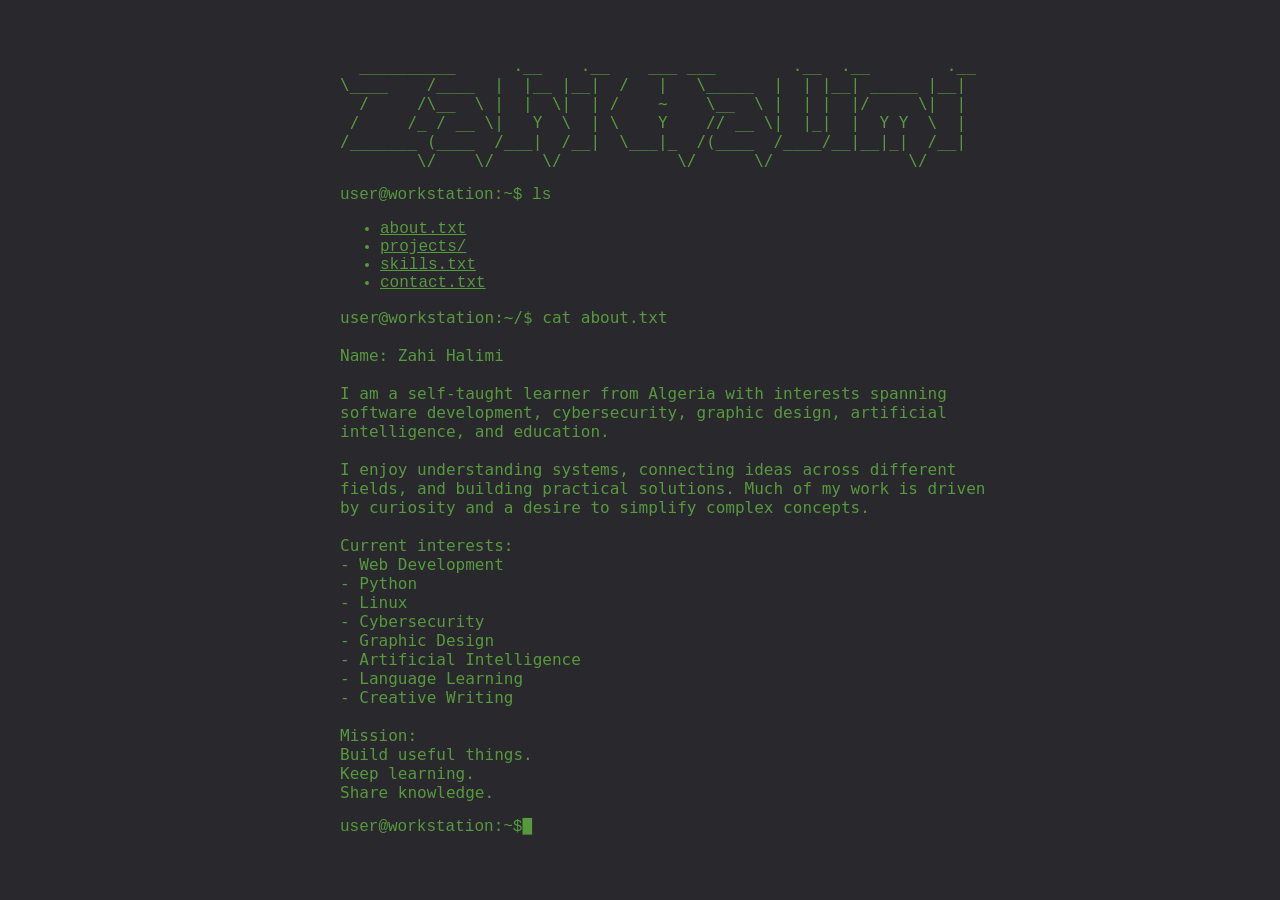
<file: index.html>
<!DOCTYPE html>
<html lang="en">
<head>
  <title>Zahi Halimi | Developer Portfolio</title>
  <link rel="stylesheet" href="css/style.css">
</head>
<body>
<div class="container">
  <header>
<pre>
  __________      .__    .__    ___ ___        .__  .__        .__
\____    /____  |  |__ |__|  /   |   \_____  |  | |__| _____ |__|
  /     /\__  \ |  |  \|  | /    ~    \__  \ |  | |  |/     \|  |
 /     /_ / __ \|   Y  \  | \    Y    // __ \|  |_|  |  Y Y  \  |
/_______ (____  /___|  /__|  \___|_  /(____  /____/__|__|_|  /__|
        \/    \/     \/            \/      \/              \/
</pre>
  </header>
  <nav>
    <p>user@workstation:~$ ls</p>
    <ul>
      <li><a href="index.html">about.txt</a></li>
      <li><a href="projects.html">projects/</a></li>
      <li><a href="skills.html">skills.txt</a></li>
      <li><a href="contact.html">contact.txt</a></li>
    </ul>
  </nav>

  <section id="about">
<pre>
user@workstation:~/$ cat about.txt

Name: Zahi Halimi

I am a self-taught learner from Algeria with interests spanning
software development, cybersecurity, graphic design, artificial
intelligence, and education.

I enjoy understanding systems, connecting ideas across different
fields, and building practical solutions. Much of my work is driven
by curiosity and a desire to simplify complex concepts.

Current interests:
- Web Development
- Python
- Linux
- Cybersecurity
- Graphic Design
- Artificial Intelligence
- Language Learning
- Creative Writing

Mission:
Build useful things.
Keep learning.
Share knowledge.
</pre>
    <p>user@workstation:~$<span id="cursor">█</span></p>
  </section>
</div>
<script>
</script>
</body>
</html>
</file>
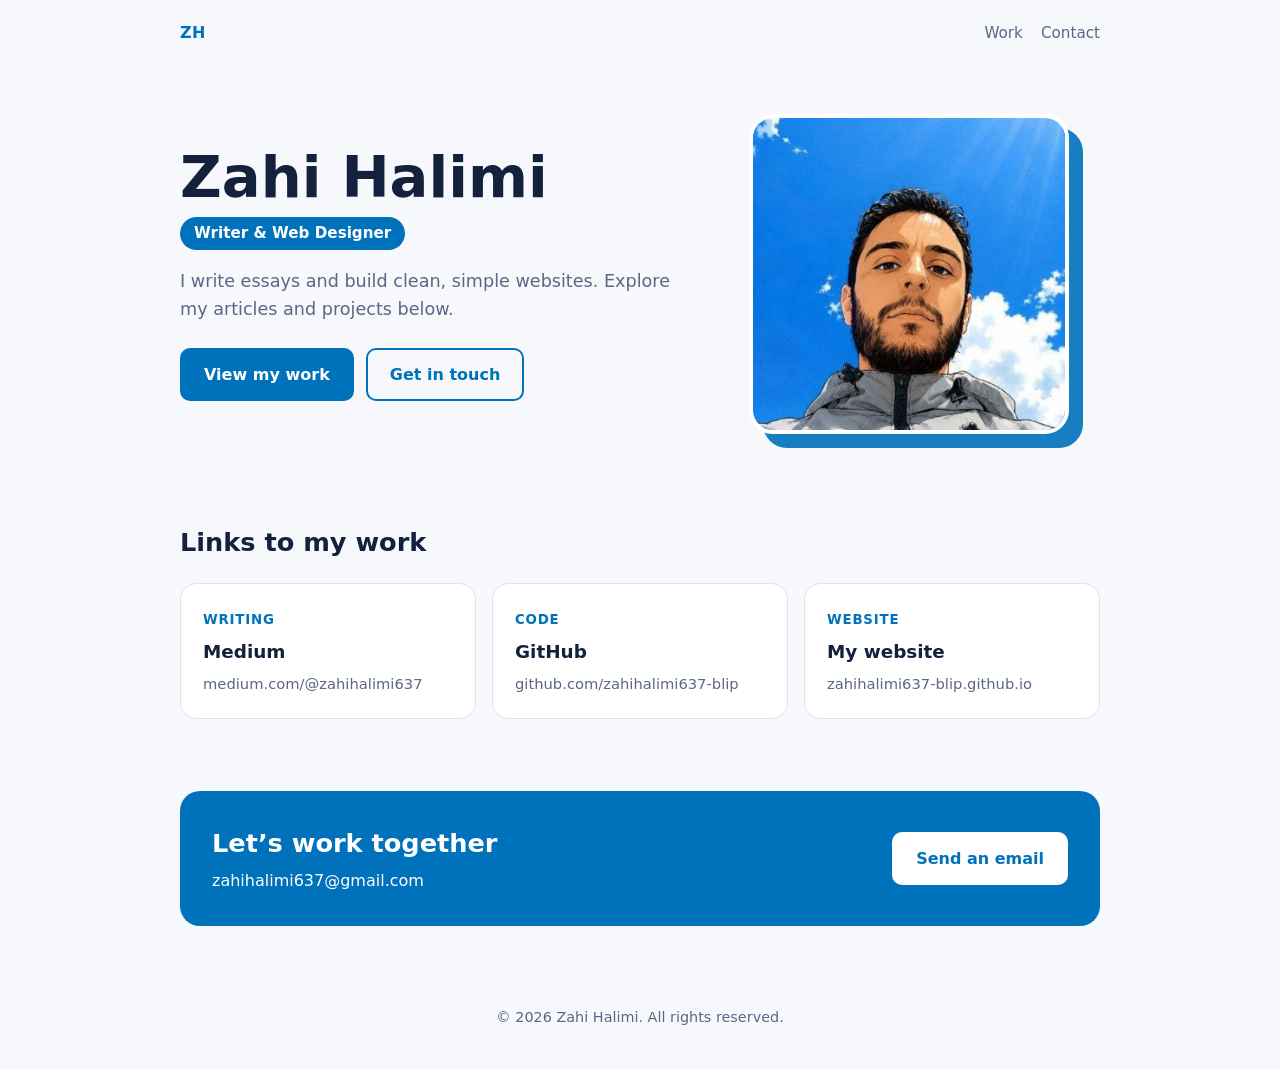
<file: land/index.html>
<!DOCTYPE html>
<html lang="en">
<head>
<meta charset="utf-8">
<meta name="viewport" content="width=device-width, initial-scale=1, viewport-fit=cover">
<title>Zahi Halimi – Writer and Web Designer</title>
<style>
:root{
  box-sizing:border-box;
  padding-top:env(safe-area-inset-top,0px);
  padding-bottom:env(safe-area-inset-bottom,0px);
  --bg:#f6f8fc; --surface:#ffffff; --text:#14213d; --muted:#5b6784;
  --brand:#0072bc; --brand-dark:#005a96; --on-brand:#ffffff; --border:#dbe3f0;
  --font:"Inter","Segoe UI",system-ui,-apple-system,Arial,sans-serif;
  color-scheme:light;
}
@media (prefers-color-scheme:dark){
  :root:not([data-theme="light"]){
    --bg:#0e1626; --surface:#162238; --text:#eef2fb; --muted:#9fb0cf;
    --brand:#3aa0e8; --brand-dark:#6bb9f0; --on-brand:#06223a; --border:#26364f; color-scheme:dark;
  }
}
:root[data-theme="dark"]{
  --bg:#0e1626; --surface:#162238; --text:#eef2fb; --muted:#9fb0cf;
  --brand:#3aa0e8; --brand-dark:#6bb9f0; --on-brand:#06223a; --border:#26364f; color-scheme:dark;
}
*,*::before,*::after{box-sizing:inherit}
html{scroll-behavior:smooth}
body{margin:0;background:var(--bg);color:var(--text);font-family:var(--font);line-height:1.6}
.wrap{max-width:960px;margin:0 auto;padding:0 20px}
header.nav{display:flex;justify-content:space-between;align-items:center;padding:20px 0}
.logo{font-weight:700;letter-spacing:.02em;color:var(--brand)}
nav a{color:var(--muted);text-decoration:none;margin-left:18px;font-size:.95rem}
nav a:hover{color:var(--brand)}
.hero{display:grid;grid-template-columns:1.3fr 1fr;gap:40px;align-items:center;padding:48px 0 64px}
.hero h1{font-size:clamp(2.2rem,6vw,3.6rem);line-height:1.1;margin:0 0 8px}
.role{display:inline-block;background:var(--brand);color:var(--on-brand);padding:4px 14px;border-radius:999px;font-weight:600;font-size:.95rem}
.hero p{color:var(--muted);font-size:1.1rem;max-width:46ch}
.cta{display:flex;flex-wrap:wrap;gap:12px;margin-top:24px}
.btn{display:inline-block;padding:12px 22px;border-radius:10px;text-decoration:none;font-weight:600;border:2px solid var(--brand)}
.btn.primary{background:var(--brand);color:var(--on-brand)}
.btn.primary:hover{background:var(--brand-dark);border-color:var(--brand-dark)}
.btn.ghost{color:var(--brand)}
.btn.ghost:hover{background:var(--surface)}
.photo{justify-self:center;position:relative}
.photo::before{content:"";position:absolute;inset:14px -14px -14px 14px;border-radius:24px;background:var(--brand);opacity:.9}
.photo img{position:relative;display:block;width:min(320px,70vw);aspect-ratio:1;object-fit:cover;border-radius:24px;border:4px solid var(--surface)}
h2{font-size:1.6rem;margin:0 0 20px}
section{padding:24px 0 48px}
.cards{display:grid;grid-template-columns:repeat(auto-fit,minmax(240px,1fr));gap:16px}
.card{display:block;background:var(--surface);border:1px solid var(--border);border-radius:16px;padding:22px;text-decoration:none;color:var(--text);transition:transform .15s,box-shadow .15s}
.card:hover{transform:translateY(-3px);box-shadow:0 10px 24px rgba(0,60,120,.15)}
.card small{color:var(--brand);font-weight:700;text-transform:uppercase;letter-spacing:.06em}
.card h3{margin:6px 0 4px;font-size:1.15rem}
.card span{color:var(--muted);font-size:.92rem;overflow-wrap:anywhere}
.contact{background:var(--brand);color:var(--on-brand);border-radius:20px;padding:32px;display:flex;flex-wrap:wrap;gap:20px;justify-content:space-between;align-items:center}
.contact h2{margin:0 0 4px}
.contact a.btn{background:var(--on-brand);color:var(--brand);border-color:var(--on-brand)}
footer{text-align:center;color:var(--muted);font-size:.9rem;padding:32px 0 40px}
@media (max-width:720px){
  .hero{grid-template-columns:1fr;text-align:center;padding-top:24px}
  .hero p{margin-inline:auto}
  .cta{justify-content:center}
  .photo{order:-1}
  nav a:first-child{margin-left:0}
}
@media (prefers-reduced-motion:reduce){*{transition:none!important;scroll-behavior:auto!important}}
</style>
</head>
<body>
<div class="wrap">
  <header class="nav">
    <div class="logo">ZH</div>
    <nav><a href="#work">Work</a><a href="#contact">Contact</a></nav>
  </header>

  <main>
    <div class="hero">
      <div>
        <h1>Zahi Halimi</h1>
        <span class="role">Writer &amp; Web Designer</span>
        <p>I write essays and build clean, simple websites. Explore my articles and projects below.</p>
        <div class="cta">
          <a class="btn primary" href="#work">View my work</a>
          <a class="btn ghost" href="mailto:zahihalimi637@gmail.com">Get in touch</a>
        </div>
      </div>
      <div class="photo"><img alt="Portrait of Zahi Halimi" src="[data-uri]"></div>
    </div>

    <section id="work">
      <h2>Links to my work</h2>
      <div class="cards">
        <a class="card" href="https://medium.com/@zahihalimi637" target="_blank" rel="noopener"><small>Writing</small><h3>Medium</h3><span>medium.com/@zahihalimi637</span></a>
        <a class="card" href="https://github.com/zahihalimi637-blip" target="_blank" rel="noopener"><small>Code</small><h3>GitHub</h3><span>github.com/zahihalimi637-blip</span></a>
        <a class="card" href="https://zahihalimi637-blip.github.io" target="_blank" rel="noopener"><small>Website</small><h3>My website</h3><span>zahihalimi637-blip.github.io</span></a>
      </div>
    </section>

    <section id="contact">
      <div class="contact">
        <div><h2>Let’s work together</h2><div>zahihalimi637@gmail.com</div></div>
        <a class="btn" href="mailto:zahihalimi637@gmail.com">Send an email</a>
      </div>
    </section>
  </main>

  <footer>© 2026 Zahi Halimi. All rights reserved.</footer>
</div>
</body>
</html>
</file>
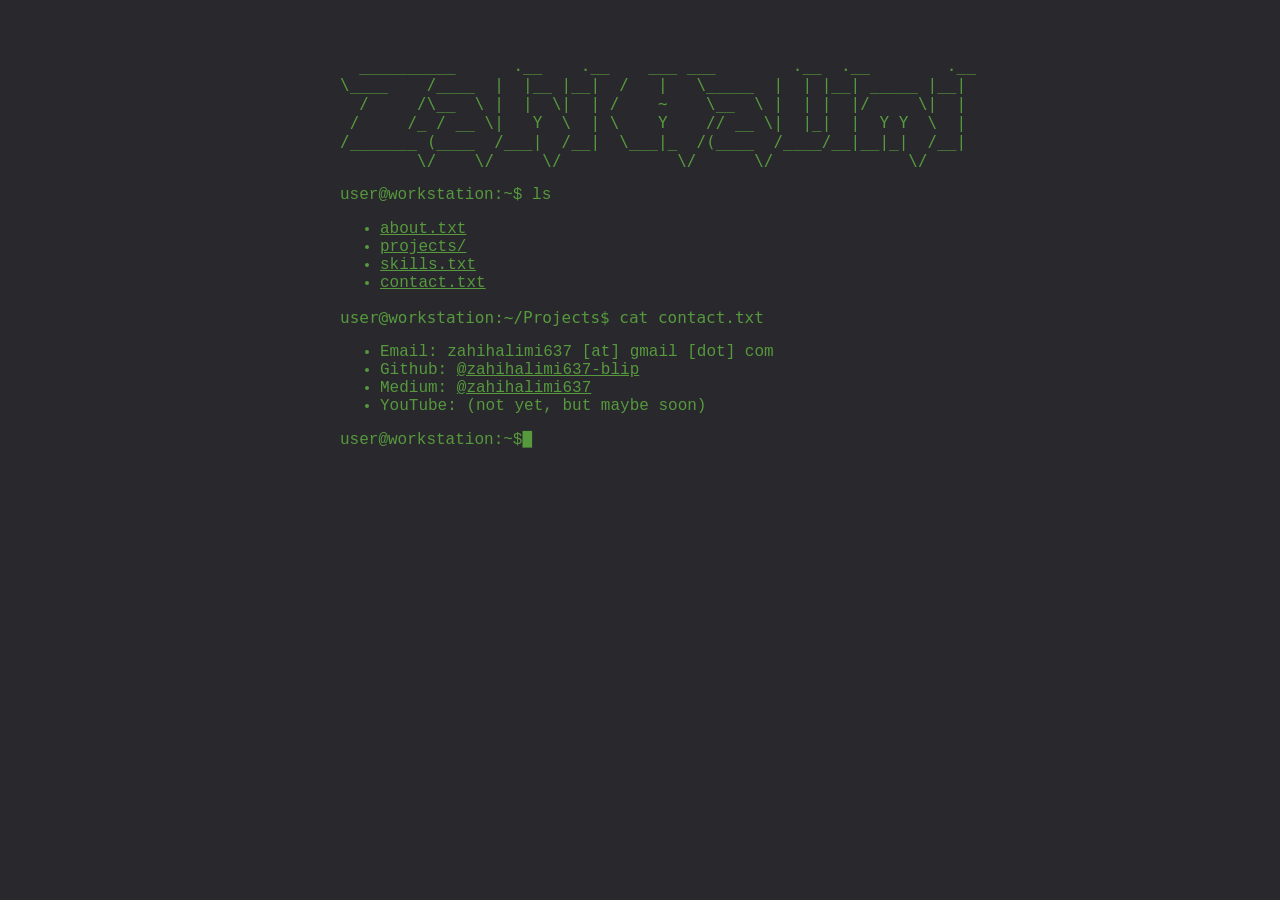
<file: contact.html>
<!DOCTYPE html>
<html lang="en">
<head>
  <title>Zahi Halimi | Developer Portfolio</title>
  <link rel="stylesheet" href="css/style.css">
</head>
<body>
<div class="container">
  <header>
<pre>
  __________      .__    .__    ___ ___        .__  .__        .__
\____    /____  |  |__ |__|  /   |   \_____  |  | |__| _____ |__|
  /     /\__  \ |  |  \|  | /    ~    \__  \ |  | |  |/     \|  |
 /     /_ / __ \|   Y  \  | \    Y    // __ \|  |_|  |  Y Y  \  |
/_______ (____  /___|  /__|  \___|_  /(____  /____/__|__|_|  /__|
        \/    \/     \/            \/      \/              \/
</pre>
  </header>
  <nav>
    <p>user@workstation:~$ ls</p>
    <ul>
      <li><a href="index.html">about.txt</a></li>
      <li><a href="projects.html">projects/</a></li>
      <li><a href="skills.html">skills.txt</a></li>
      <li><a href="contact.html">contact.txt</a></li>
    </ul>
  </nav>
  <section id="about">
<pre>
user@workstation:~/Projects$ cat contact.txt
</pre>
    <ul>
      <li>Email: zahihalimi637 [at] gmail [dot] com</li>
      <li>Github: <a href="https://github.com/zahihalimi637-blip">@zahihalimi637-blip</a></li>
      <li>Medium: <a href="https://medium.com/@zahihalimi637">@zahihalimi637</a></li>
      <li>YouTube: (not yet, but maybe soon)</li>
    </ul>
    <p>user@workstation:~$<span id="cursor">█</span></p>
  </section>
</div>
<script>
</script>
</body>
</html>
</file>
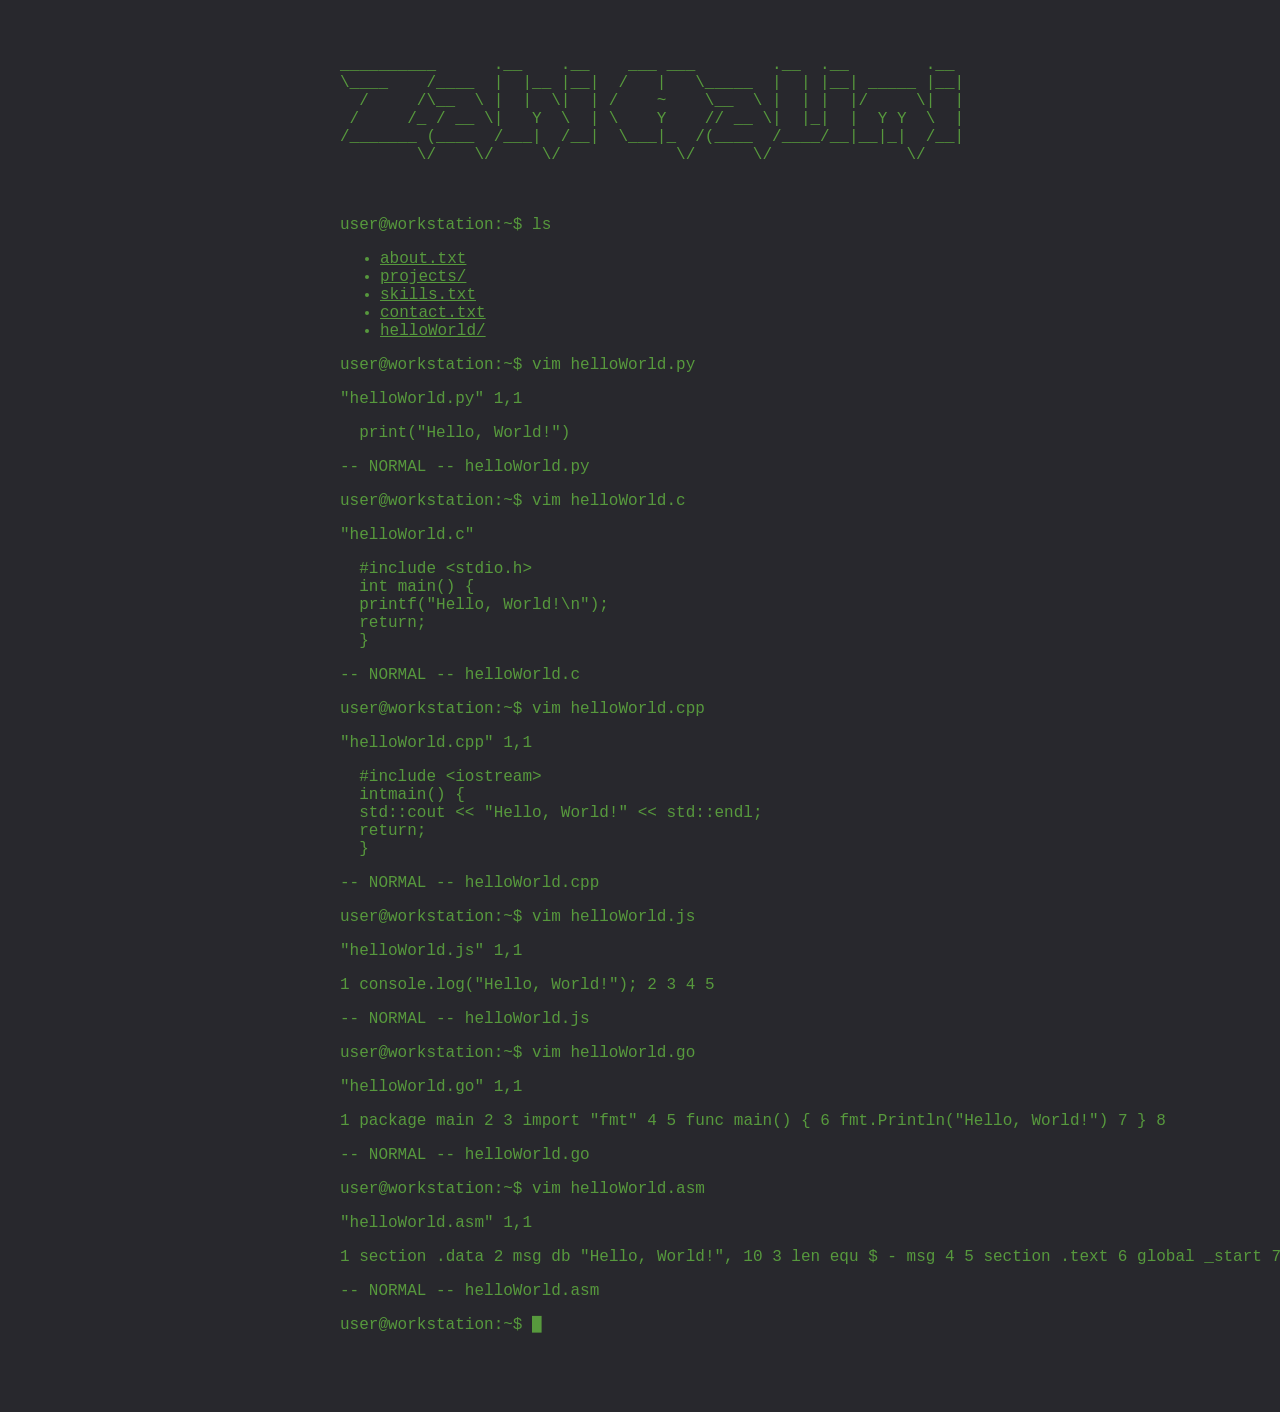
<file: helloWorld.html>
<!doctype html>
<html lang="en">
    <head>
        <title>Zahi Halimi | Developer Portfolio</title>
        <link rel="stylesheet" href="css/style.css" />
    </head>
    <body>
        <div class="container">
            <header>
                <pre>
__________      .__    .__    ___ ___        .__  .__        .__
\____    /____  |  |__ |__|  /   |   \_____  |  | |__| _____ |__|
  /     /\__  \ |  |  \|  | /    ~    \__  \ |  | |  |/     \|  |
 /     /_ / __ \|   Y  \  | \    Y    // __ \|  |_|  |  Y Y  \  |
/_______ (____  /___|  /__|  \___|_  /(____  /____/__|__|_|  /__|
        \/    \/     \/            \/      \/              \/

                </pre>
            </header>
            <nav>
                <p>user@workstation:~$ ls</p>
                <ul>
                    <li><a href="index.html">about.txt</a></li>
                    <li><a href="projects.html">projects/</a></li>
                    <li><a href="skills.html">skills.txt</a></li>
                    <li><a href="contact.html">contact.txt</a></li>
                    <li><a href="helloWorld.html">helloWorld/</a></li>
                </ul>
            </nav>
            <section>
                <p>user@workstation:~$ vim helloWorld.py</p>
                <div class="vim-window">
                    <div class="vim-header">"helloWorld.py" 1,1</div>
                    <pre
                        class="vim-code"
                    >
  <span class="keyword">print</span>(<span class="string">"Hello, World!"</span>)
</pre>
                    <div class="vim-status">-- NORMAL -- helloWorld.py</div>
                </div>
                <p>user@workstation:~$ vim helloWorld.c</p>
                <div class="vim-window">
                    <div class="vim-header">"helloWorld.c"</div>
                    <pre
                        class="vim-code"
                    >
  <span class="preprocessor">#include</span> <span class="header">&lt;stdio.h&gt;</span>
  <span class="keyword">int</span> <span class="function">main</span>() {
  <span class="function">printf</span>(<span class="string">"Hello, World!\n"</span>);
  <span class="keyword">return</span></span>;
  <span>}</span></pre>
                    <div class="vim-status">-- NORMAL -- helloWorld.c</div>
                </div>
                <p>user@workstation:~$ vim helloWorld.cpp</p>
                <div class="vim-window">
                    <div class="vim-header">"helloWorld.cpp" 1,1</div>
                    <pre
                        class="vim-code"
                    >
  <span class="preprocessor">#include</span> <span class="header">&lt;iostream&gt;</span> 
  <span class="keyword">int</span><span class="function">main</span>() { 
  std::cout &lt;&lt; <span class="string">"Hello, World!"</span> &lt;&lt; std::endl;  
  <span class="keyword">return</span>;
  }</pre>
                    <div class="vim-status">-- NORMAL -- helloWorld.cpp</div>
                </div>
                <p>user@workstation:~$ vim helloWorld.js</p>
                <div class="vim-window">
                    <div class="vim-header">"helloWorld.js" 1,1</div>
                    <pre
                        class="vim-code"
                    ><span class="line-number">1</span> console.<span class="function">log</span>(<span class="string">"Hello, World!"</span>); <span class="line-number">2</span> <span class="line-number">3</span> <span class="line-number">4</span> <span class="line-number">5</span></pre>
                    <div class="vim-status">-- NORMAL -- helloWorld.js</div>
                </div>
                <p>user@workstation:~$ vim helloWorld.go</p>
                <div class="vim-window">
                    <div class="vim-header">"helloWorld.go" 1,1</div>
                    <pre
                        class="vim-code"
                    ><span class="line-number">1</span> <span class="keyword">package</span> main <span class="line-number">2</span> <span class="line-number">3</span> <span class="keyword">import</span> <span class="string">"fmt"</span> <span class="line-number">4</span> <span class="line-number">5</span> <span class="keyword">func</span> <span class="function">main</span>() { <span class="line-number">6</span> fmt.<span class="function">Println</span>(<span class="string">"Hello, World!"</span>) <span class="line-number">7</span> } <span class="line-number">8</span></pre>
                    <div class="vim-status">-- NORMAL -- helloWorld.go</div>
                </div>
                <p>user@workstation:~$ vim helloWorld.asm</p>
                <div class="vim-window">
                    <div class="vim-header">"helloWorld.asm" 1,1</div>
                    <pre
                        class="vim-code"
                    ><span class="line-number">1</span> <span class="section">section</span> .data <span class="line-number">2</span> msg db <span class="string">"Hello, World!"</span>, <span class="number">10</span> <span class="line-number">3</span> len equ $ - msg <span class="line-number">4</span> <span class="line-number">5</span> <span class="section">section</span> .text <span class="line-number">6</span> <span class="keyword">global</span> _start <span class="line-number">7</span> <span class="line-number">8</span> _start: <span class="line-number">9</span> <span class="instruction">mov</span> rax, <span class="number">1</span> <span class="line-number">10</span> <span class="instruction">mov</span> rdi, <span class="number">1</span> <span class="line-number">11</span> <span class="instruction">mov</span> rsi, msg <span class="line-number">12</span> <span class="instruction">mov</span> rdx, len <span class="line-number">13</span> <span class="instruction">syscall</span> <span class="line-number">14</span> <span class="instruction">mov</span> rax, <span class="number">60</span> <span class="line-number">15</span> <span class="instruction">xor</span> rdi, rdi <span class="line-number">16</span> <span class="instruction">syscall</span> <span class="line-number">17</span></pre>
                    <div class="vim-status">-- NORMAL -- helloWorld.asm</div>
                </div>
                <p>user@workstation:~$ <span id="cursor">█</span></p>
            </section>
        </div>
    </body>
</html>
</file>
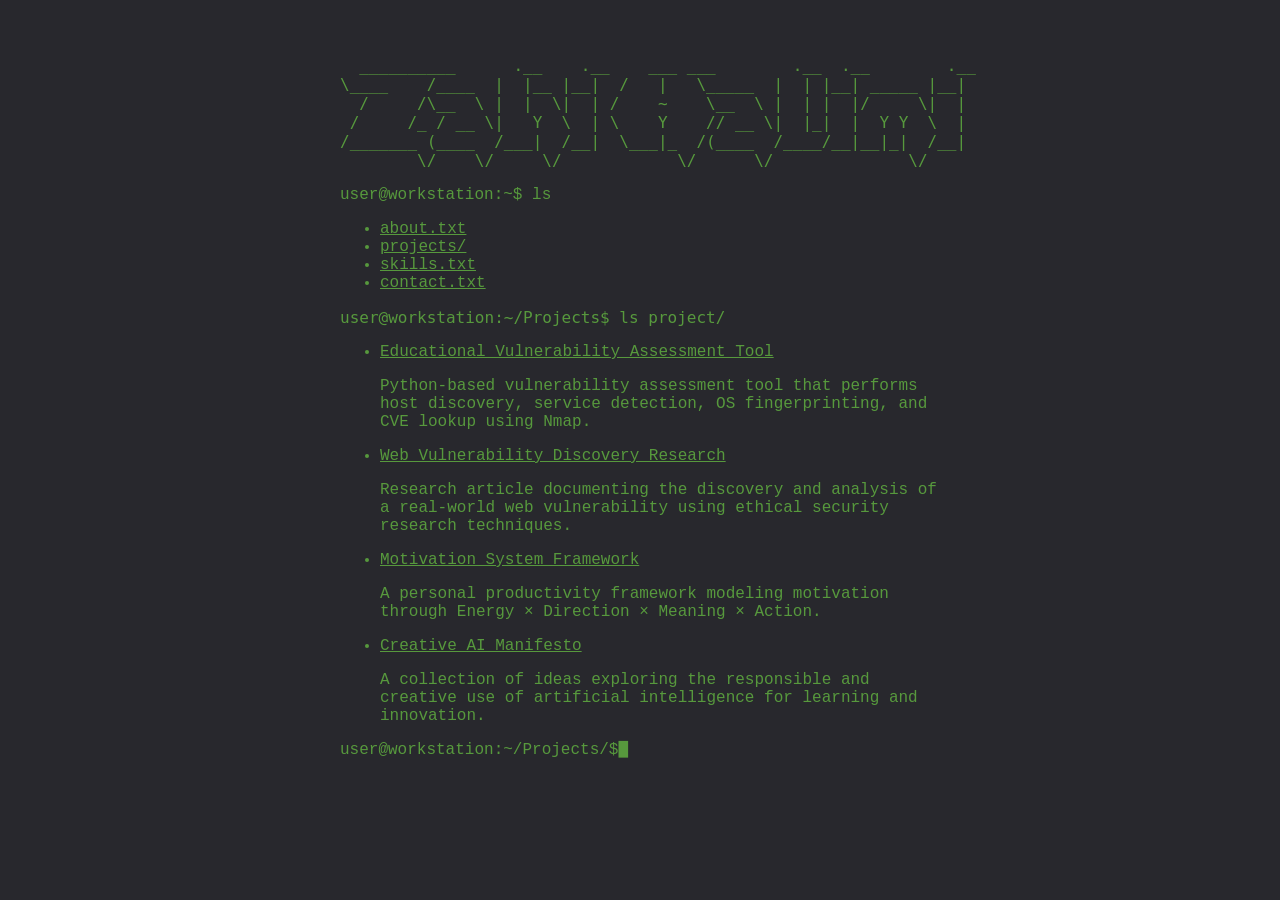
<file: projects.html>
<!DOCTYPE html>
<html lang="en">
  <head>
      <title>Zahi Halimi | Developer Portfolio</title>
      <link rel="stylesheet" href="css/style.css">
  </head>
  <body>
      <div class="container">
          <header>
<pre>
  __________      .__    .__    ___ ___        .__  .__        .__
\____    /____  |  |__ |__|  /   |   \_____  |  | |__| _____ |__|
  /     /\__  \ |  |  \|  | /    ~    \__  \ |  | |  |/     \|  |
 /     /_ / __ \|   Y  \  | \    Y    // __ \|  |_|  |  Y Y  \  |
/_______ (____  /___|  /__|  \___|_  /(____  /____/__|__|_|  /__|
        \/    \/     \/            \/      \/              \/
</pre>
          </header>
          <nav>
              <p>user@workstation:~$ ls</p>
              <ul>
                  <li><a href="index.html">about.txt</a></li>
                  <li><a href="projects.html">projects/</a></li>
                  <li><a href="skills.html">skills.txt</a></li>
                  <li><a href="contact.html">contact.txt</a></li>
              </ul>
          </nav>
          <section id="about">
<pre>
user@workstation:~/Projects$ ls project/
</pre>
<ul class="portfolio">
    <li>
        <a href="https://github.com/zahihalimi637-blip/lighttpdVulnAssessement" target="_blank">
            Educational Vulnerability Assessment Tool
        </a>
        <p>
            Python-based vulnerability assessment tool that performs host discovery,
            service detection, OS fingerprinting, and CVE lookup using Nmap.
        </p>
    </li>

    <li>
        <a href="https://medium.com/@zahihalimi/how-i-accidentally-discovered-an-undocumented-vulnerability-in-web-for-pentester-1-aff4bfd608a6" target="_blank">
            Web Vulnerability Discovery Research
        </a>
        <p>
            Research article documenting the discovery and analysis of a real-world
            web vulnerability using ethical security research techniques.
        </p>
    </li>

    <li>
        <a href="https://medium.com/@zahihalimi637" target="_blank">
            Motivation System Framework
        </a>
        <p>
            A personal productivity framework modeling motivation through
            Energy × Direction × Meaning × Action.
        </p>
    </li>

    <li>
        <a href="https://medium.com/@zahihalimi/the-creative-ai-manifesto-8bcd58d85fb5" target="_blank">
            Creative AI Manifesto
        </a>
        <p>
            A collection of ideas exploring the responsible and creative use of
            artificial intelligence for learning and innovation.
        </p>
    </li>
</ul>
<p>user@workstation:~/Projects/$<span id="cursor">█</span></p>
                  </section>
      </div>
      <script>
      </script>
  </body>
</html>
</file>
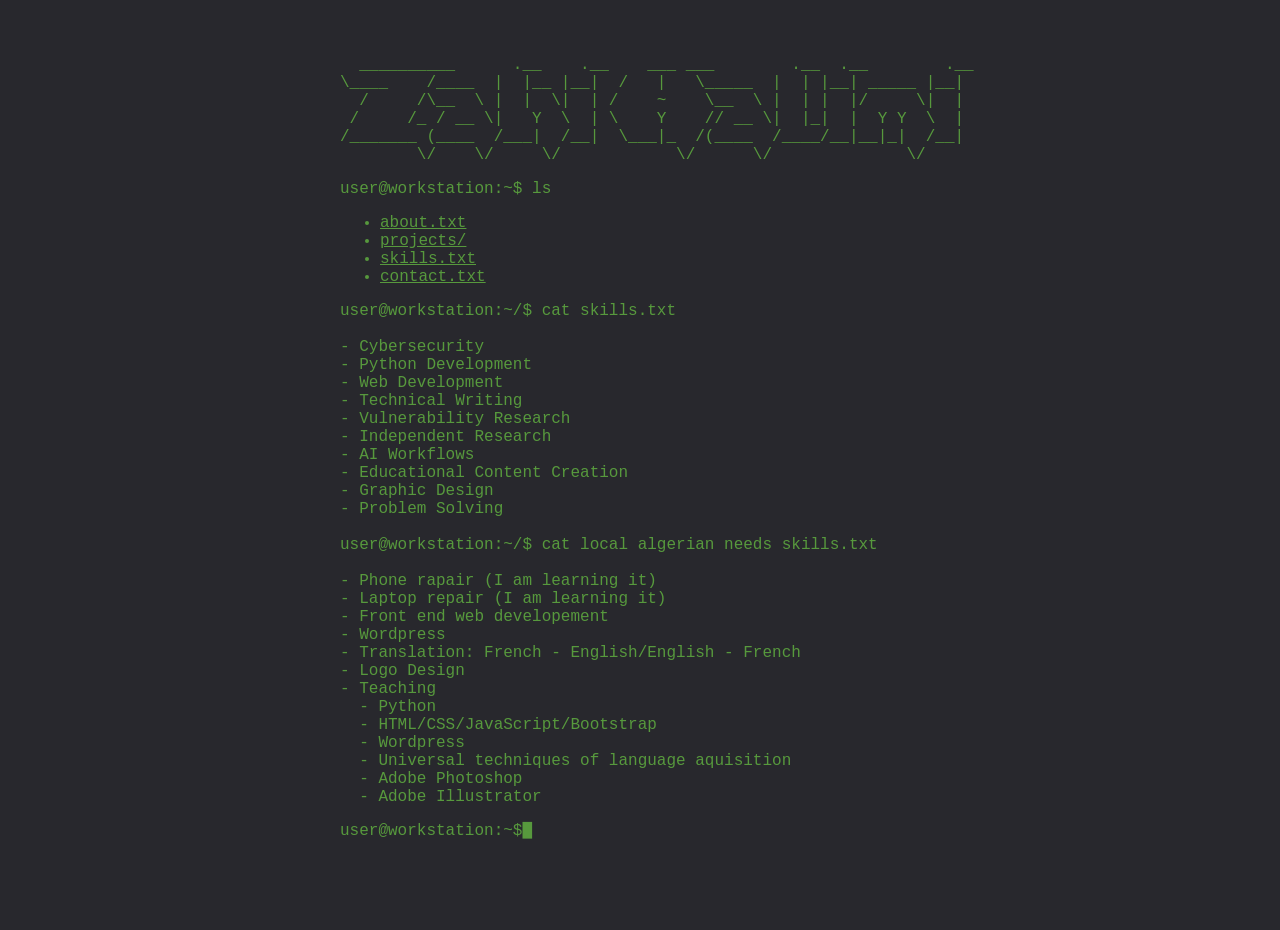
<file: skills.html>
<!DOCTYPE html>
<html lang="en">
<head>
  <title>Zahi Halimi | Developer Portfolio</title>
  <link rel="stylesheet" href="css/style.css">
</head>
<body>
<div class="container">
  <header>
<pre>
  __________      .__    .__    ___ ___        .__  .__        .__
\____    /____  |  |__ |__|  /   |   \_____  |  | |__| _____ |__|
  /     /\__  \ |  |  \|  | /    ~    \__  \ |  | |  |/     \|  |
 /     /_ / __ \|   Y  \  | \    Y    // __ \|  |_|  |  Y Y  \  |
/_______ (____  /___|  /__|  \___|_  /(____  /____/__|__|_|  /__|
        \/    \/     \/            \/      \/              \/
</pre>
  </header>
  <nav>
    <p>user@workstation:~$ ls</p>
    <ul>
      <li><a href="index.html">about.txt</a></li>
      <li><a href="projects.html">projects/</a></li>
      <li><a href="skills.html">skills.txt</a></li>
      <li><a href="contact.html">contact.txt</a></li>
    </ul>
  </nav>
  <section id="about">
<pre>
user@workstation:~/$ cat skills.txt

- Cybersecurity
- Python Development
- Web Development
- Technical Writing
- Vulnerability Research
- Independent Research
- AI Workflows
- Educational Content Creation
- Graphic Design
- Problem Solving

user@workstation:~/$ cat local algerian needs skills.txt

- Phone rapair (I am learning it)
- Laptop repair (I am learning it)
- Front end web developement
- Wordpress
- Translation: French - English/English - French
- Logo Design
- Teaching
  - Python
  - HTML/CSS/JavaScript/Bootstrap
  - Wordpress
  - Universal techniques of language aquisition
  - Adobe Photoshop
  - Adobe Illustrator
</pre>
    <p>user@workstation:~$<span id="cursor">█</span></p>
  </section>
</div>
<script>
</script>
</body>
</html>
</file>
<file: css/style.css>
body {
    background-color: #28282D;
    font-family: "Courier New", Courier, monospace;
    color: #57993D;
    font-size: 16px;
    display: flex;
}

a {
    color: #57993D;
}

a:hover {
    color: #7CCB5C;
}

.container {
    width: 600px;
    padding: 2rem;
    margin: 0 auto;
}

@keyframes blink {
    50% {
        opacity: 0;
    }
}

#cursor {
    animation: blink 1s step-end infinite;
}

h1 {
    font-size: 32px;
}

pre {
    font-size: 16px;
}

#log {
    width: 25%;
    display: inline-block;
}
</file>
